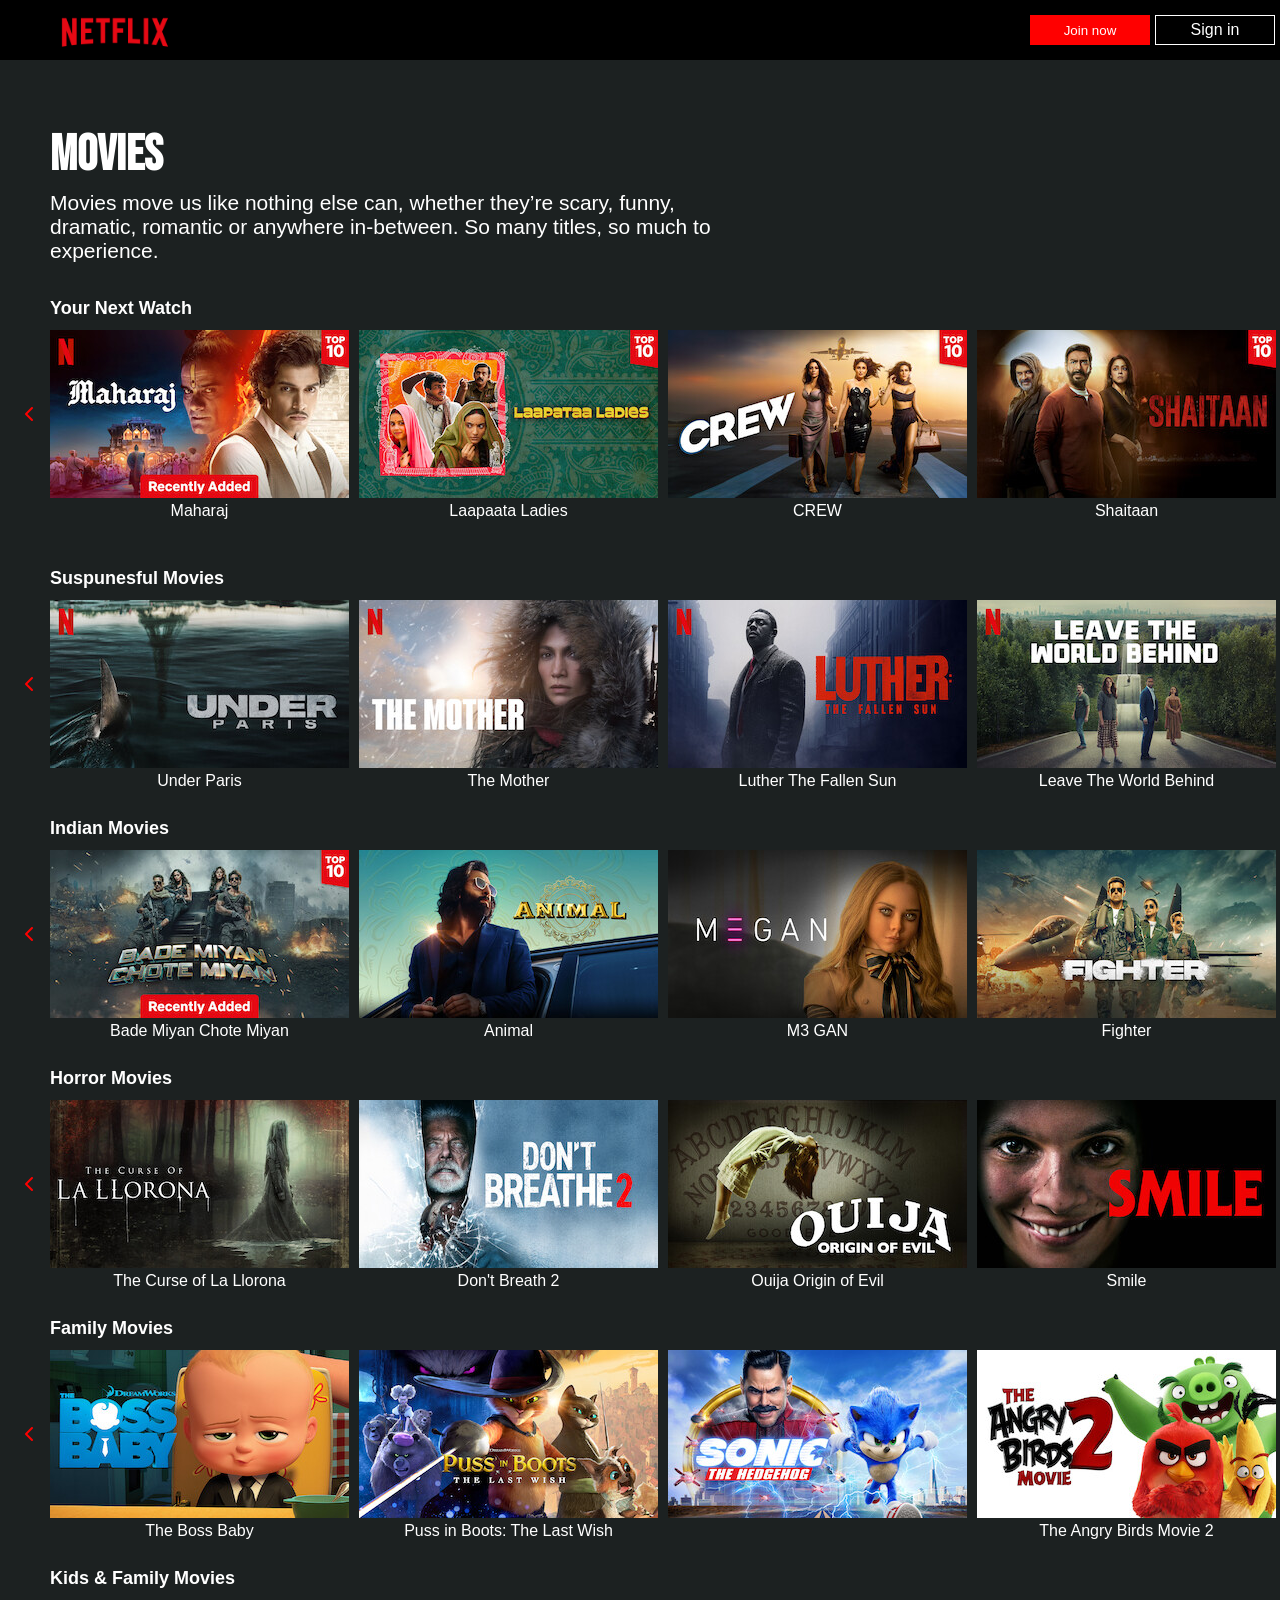
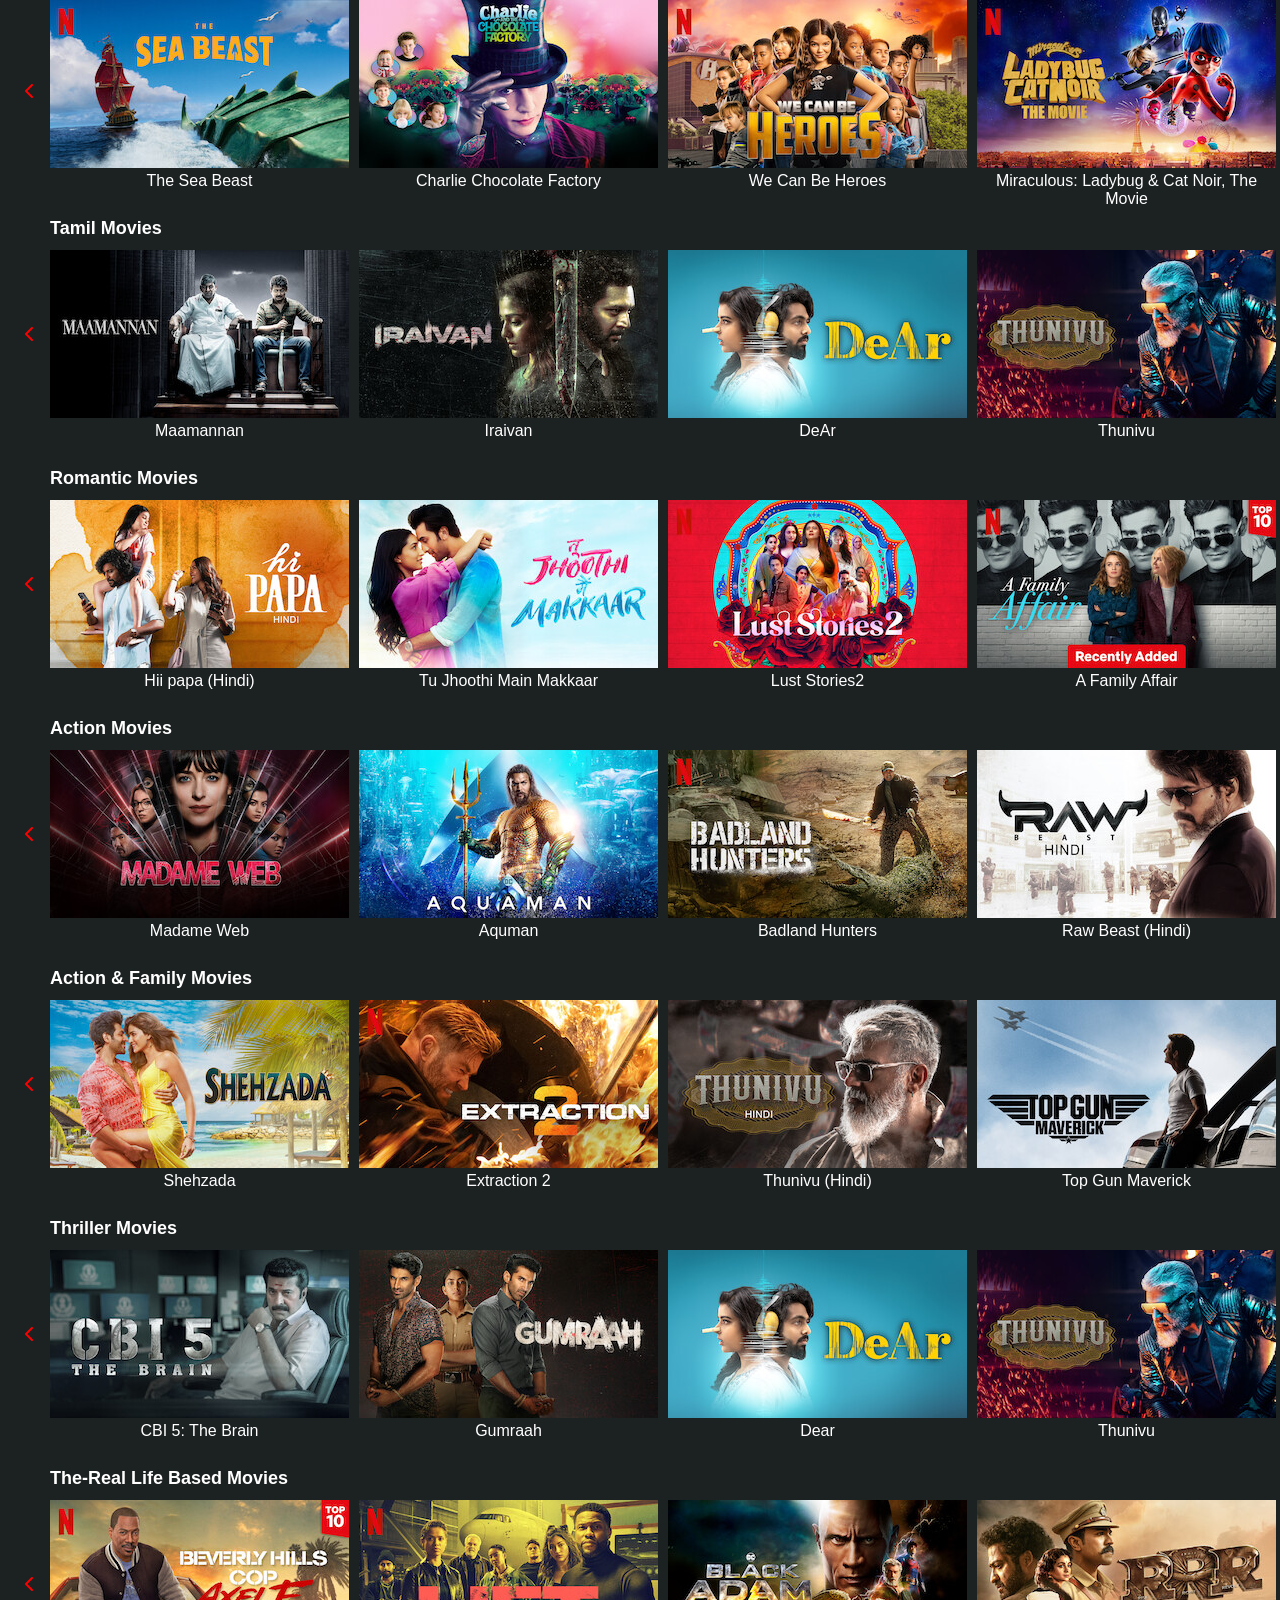
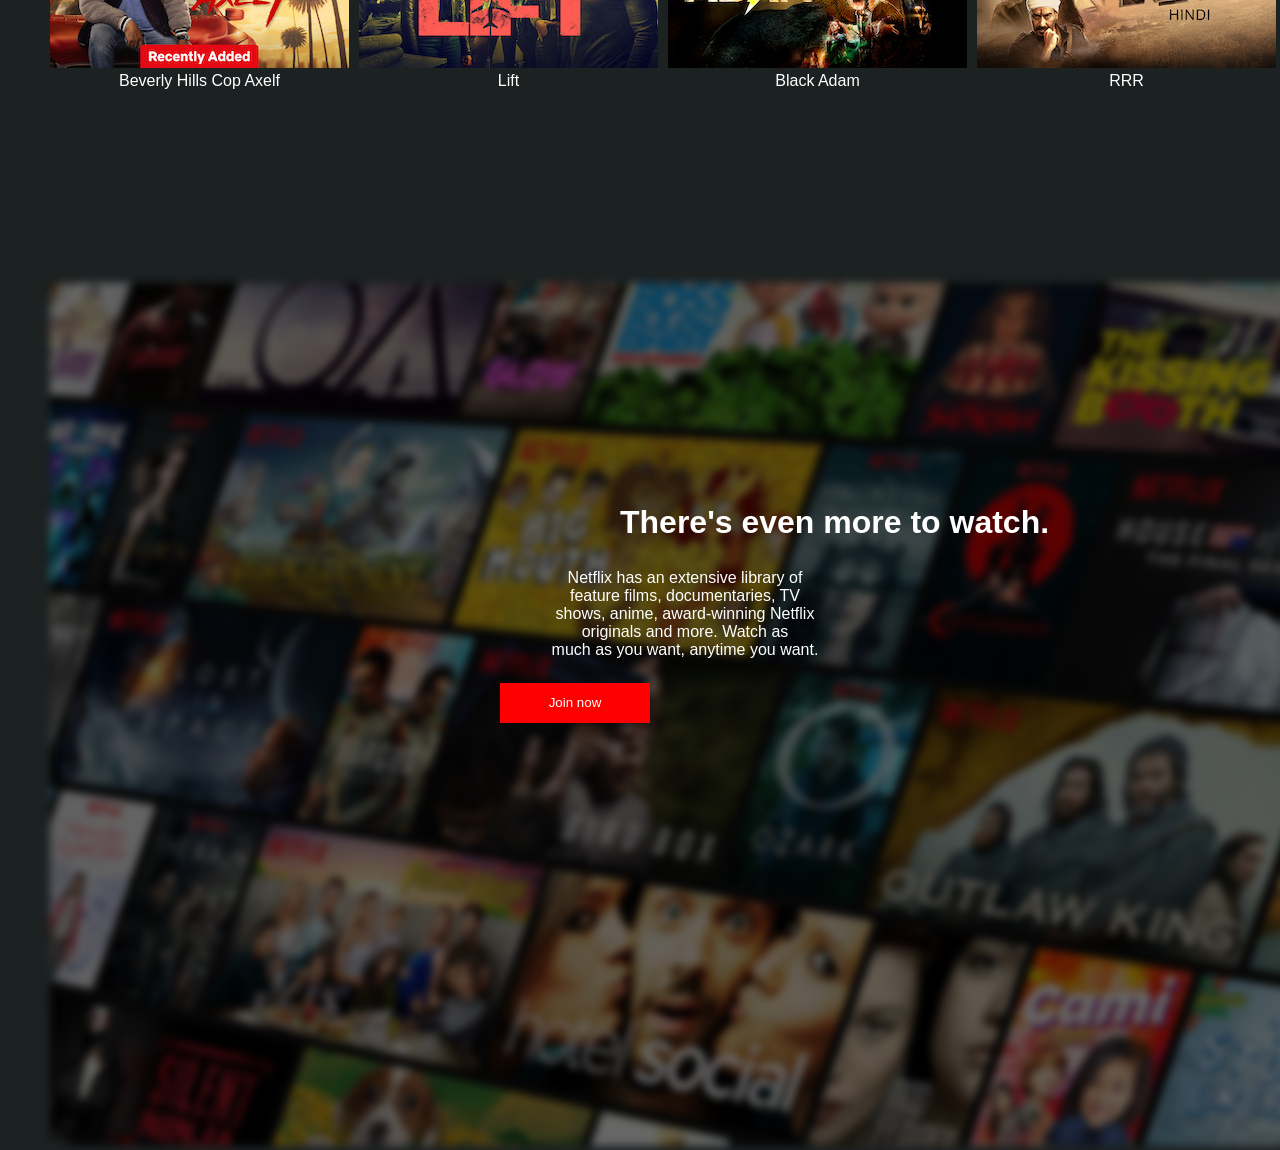
<file: index.html>
<!DOCTYPE html>
<html lang="en">
<head>
    <meta charset="UTF-8">
    <meta name="viewport" content="width=device-width, initial-scale=1.0">
    <link rel="stylesheet" href="NETFLIX.css">
    <link rel="stylesheet" href="https://cdnjs.cloudflare.com/ajax/libs/font-awesome/6.5.2/css/all.min.css" integrity="sha512-SnH5WK+bZxgPHs44uWIX+LLJAJ9/2PkPKZ5QiAj6Ta86w+fsb2TkcmfRyVX3pBnMFcV7oQPJkl9QevSCWr3W6A==" crossorigin="anonymous" referrerpolicy="no-referrer" />
    <link rel="preconnect" href="https://fonts.googleapis.com">
    <link rel="preconnect" href="https://fonts.gstatic.com" crossorigin>
    <link href="https://fonts.googleapis.com/css2?family=Bebas+Neue&display=swap" rel="stylesheet">
    <link href="" rel="stylesheet">
    <link rel="icon" href="N1.png">
    <title>Movies | Netflix Offical Site</title>
</head>
<style>
    
</style>
<body>
    </div>
    <div class="netflix">
        <img src="NETFLIX.png" width="130px" >
        <button><a href="Join Now.html">Join now</a></button>
        <button class="signin"><a href="Sign in.html">Sign in</a></button>
        <h2>UNLIMITED TV SHOWS & MOVIES</h2>
    </div>

        <div class="sect">
            <h3>Movies</h3>
            <p>Movies move us like nothing else can, whether they’re scary, funny,<br> dramatic, romantic or anywhere in-between. So many titles, so much to <br> experience.</p>
        </div>
        
    <div class="section">

        <h5>Your Next Watch</h5>
        <a href="#"><img src="m1.jpg">Maharaj</a>
        <a href="#"><img src="m2.jpg">Laapaata Ladies</a>
        <a href="#"><img src="m3.jpg">CREW</a>
        <a href="#"><img src="m4.jpg">Shaitaan</a>
        <a href="#"><img src="m5.jpg">Leo (Hindi)</a>
    
        <div class="arrow">
            <i class="fa-solid fa-chevron-right" style="font-size: medium;"></i>
        </div>
        <div class="arrow1">
            <i class="fa-solid fa-chevron-left" style="font-size: medium;"></i>
            </div>
    </div>


    
    <div class="section1">
        <h5>Suspunesful Movies</h5>
        <a href="#"><img src="m11.jpg">Under Paris</a>
        <a href="#"><img src="m12.jpg">The Mother</a>
        <a href="#"><img src="m13.jpg">Luther The Fallen Sun</a>
        <a href="#"><img src="m14.jpg">Leave The World Behind</a>
        <a href="#"><img src="m15.jpg">Damsel</a>
    
        <div class="arrow">
            <i class="fa-solid fa-chevron-right" style="font-size: medium;"></i>
        </div>
        <div class="arrow1">
            <i class="fa-solid fa-chevron-left" style="font-size: medium;"></i>
            </div>
    </div>
    


    <div class="section2">
        <h5>Indian Movies</h5>
        <a href="#"><img src="m6.jpg">Bade Miyan Chote Miyan</a>
        <a href="#"><img src="m7.jpg">Animal</a>
        <a href="#"><img src="m8.jpg">M3 GAN</a>
        <a href="#"><img src="m9.jpg">Fighter</a>
        <a href="#"><img src="m10.jpg">Guntur Kaaram (Hindi)</a>
    
        <div class="arrow">
            <i class="fa-solid fa-chevron-right" style="font-size: medium;"></i>
        </div>
        <div class="arrow1">
            <i class="fa-solid fa-chevron-left" style="font-size: medium;"></i>
            </div>
    </div>

    <div class="section3">
        <h5 >Horror Movies</h5>
        <a href="#"><img src="m16.jpg">The Curse of La Llorona</a>
        <a href="#"><img src="m17.jpg">Don't Breath 2</a>
        <a href="#"><img src="m18.jpg">Ouija Origin of Evil</a>
        <a href="#"><img src="m19.jpg">Smile</a>
        <a href="#"><img src="m20.jpg">ChandraMukhi 2</a>
    
        <div class="arrow">
            <i class="fa-solid fa-chevron-right" style="font-size: medium;"></i>
        </div>
        <div class="arrow1">
            <i class="fa-solid fa-chevron-left" style="font-size: medium;"></i>
            </div>
    </div>

    <div class="section4">
        <h5>Family Movies</h5>
        <a href="#"><img src="f1.jpg">The Boss Baby</a>
        <a href="#"><img src="f2.jpg">Puss in Boots: The Last Wish</a>
        <a href="#"><img src="f3.jpg"></a>
        <a href="#"><img src="f4.jpg">The Angry Birds Movie 2</a>
        <a href="#"><img src="f5.jpg">Ultraman: Rising</a>
    
        <div class="arrow">
            <i class="fa-solid fa-chevron-right" style="font-size: medium;"></i>
        </div>
        <div class="arrow1">
            <i class="fa-solid fa-chevron-left" style="font-size: medium;"></i>
            </div>
    </div>

    <div class="section5">
        <h5>Kids & Family Movies</h5>
        <a href="#"><img src="f10.jpg">The Sea Beast</a>
        <a href="#"><img src="f9.jpg">Charlie Chocolate Factory</a>
        <a href="#"><img src="f8.jpg">We Can Be Heroes</a>
        <a href="#"><img src="f7.jpg">Miraculous: Ladybug & Cat Noir, The Movie</a>
        <a href="#"><img src="f6.jpg">Leo</a>
    
        <div class="arrow">
            <i class="fa-solid fa-chevron-right" style="font-size: medium;"></i>
        </div>
        <div class="arrow1">
            <i class="fa-solid fa-chevron-left" style="font-size: medium;"></i>
            </div>
    </div>

    <div class="section6">
        <h5>Tamil Movies</h5>
        <a href="#"><img src="t1.jpg">Maamannan</a>
        <a href="#"><img src="t2.jpg">Iraivan</a>
        <a href="#"><img src="t3.jpg">DeAr</a>
        <a href="#"><img src="t4.jpg">Thunivu</a>
        <a href="#"><img src="t5.jpg">Beast</a>
    
        <div class="arrow">
            <i class="fa-solid fa-chevron-right" style="font-size: medium;"></i>
        </div>
        <div class="arrow1">
            <i class="fa-solid fa-chevron-left" style="font-size: medium;"></i>
            </div>
    </div>

    <div class="section7">
        <h5>Romantic Movies</h5>
        <a href="#"><img src="p1.jpg">Hii papa (Hindi)</a>
        <a href="#"><img src="p2.jpg">Tu Jhoothi Main Makkaar</a>
        <a href="#"><img src="p3.jpg">Lust Stories2</a>
        <a href="#"><img src="p4.jpg">A Family Affair</a>
        <a href="#"><img src="p5.jpg">Holiday In The Vineyards</a>
    
        <div class="arrow">
            <i class="fa-solid fa-chevron-right" style="font-size: medium;"></i>
        </div>
        <div class="arrow1">
            <i class="fa-solid fa-chevron-left" style="font-size: medium;"></i>
            </div>
    </div>

    <div class="section8">
        <h5>Action Movies</h5>
        <a href="#"><img src="h1.jpg">Madame Web</a>
        <a href="#"><img src="h2.jpg">Aquman</a>
        <a href="#"><img src="h3.jpg">Badland Hunters</a>
        <a href="#"><img src="h4.jpg">Raw Beast (Hindi)</a>
        <a href="#"><img src="h5.jpg">Spiderman No Way TToms</a>
    
        <div class="arrow">
            <i class="fa-solid fa-chevron-right" style="font-size: medium;"></i>
        </div>
        <div class="arrow1">
            <i class="fa-solid fa-chevron-left" style="font-size: medium;"></i>
            </div>
    </div>

    <div class="section10">
        <h5>Action & Family Movies</h5>
        <a href="#"><img src="a1.jpg">Shehzada</a>
        <a href="#"><img src="a2.jpg">Extraction 2</a>
        <a href="#"><img src="a3.jpg">Thunivu (Hindi)</a>
        <a href="#"><img src="a4.jpg">Top Gun Maverick</a>
        <a href="#"><img src="10.jpg">The Monkey King</a>
    
        <div class="arrow">
            <i class="fa-solid fa-chevron-right" style="font-size: medium;"></i>
        </div>
        <div class="arrow1">
            <i class="fa-solid fa-chevron-left" style="font-size: medium;"></i>
            </div>
    </div>

    
    <div class="section11">
        <h5>Thriller Movies</h5>
        <a href="#"><img src="tm1.jpg">CBI 5: The Brain</a>
        <a href="#"><img src="tm2.jpg">Gumraah</a>
        <a href="#"><img src="t3.jpg">Dear</a>
        <a href="#"><img src="t4.jpg">Thunivu</a>
        <a href="#"><img src="tm5.jpg">The Killer</a>
    
        <div class="arrow">
            <i class="fa-solid fa-chevron-right" style="font-size: medium;"></i>
        </div>
        <div class="arrow1">
            <i class="fa-solid fa-chevron-left" style="font-size: medium;"></i>
            </div>
        </div>
    
    <div class="section12">
        <h5>The-Real Life Based Movies</h5>
        <a href="#"><img src="h6.jpg">Beverly Hills Cop Axelf</a>
        <a href="#"><img src="h7.jpg">Lift</a>
        <a href="#"><img src="h8.jpg">Black Adam</a>
        <a href="#"><img src="h9.jpg">RRR</a>
        <a href="#"><img src="h10.jpg">Wonder Woman</a>
    
        <div class="arrow">
            <i class="fa-solid fa-chevron-right" style="font-size: medium;"></i>
        </div>
        <div class="arrow1">
            <i class="fa-solid fa-chevron-left" style="font-size: medium;"></i>
            </div>
    </div>

    <div class="botom">
        <img src="net bac.1.jpg" width="1535px" style="filter: blur(4px);">
        <button class="joinow"><a href="Join Now.html">Join now</a></button>
        <h1>There's even more to watch.</h1>
        <p>Netflix has an extensive library of feature films, documentaries, TV<br>
           shows, anime, award-winning Netflix originals and more. Watch as <br>
           much as you want, anytime you want.
        </p>
    </div>
    <div class="footer">
        <footer>shberauvnjreviev</footer>
    </div>

</body>
</html>
</file>
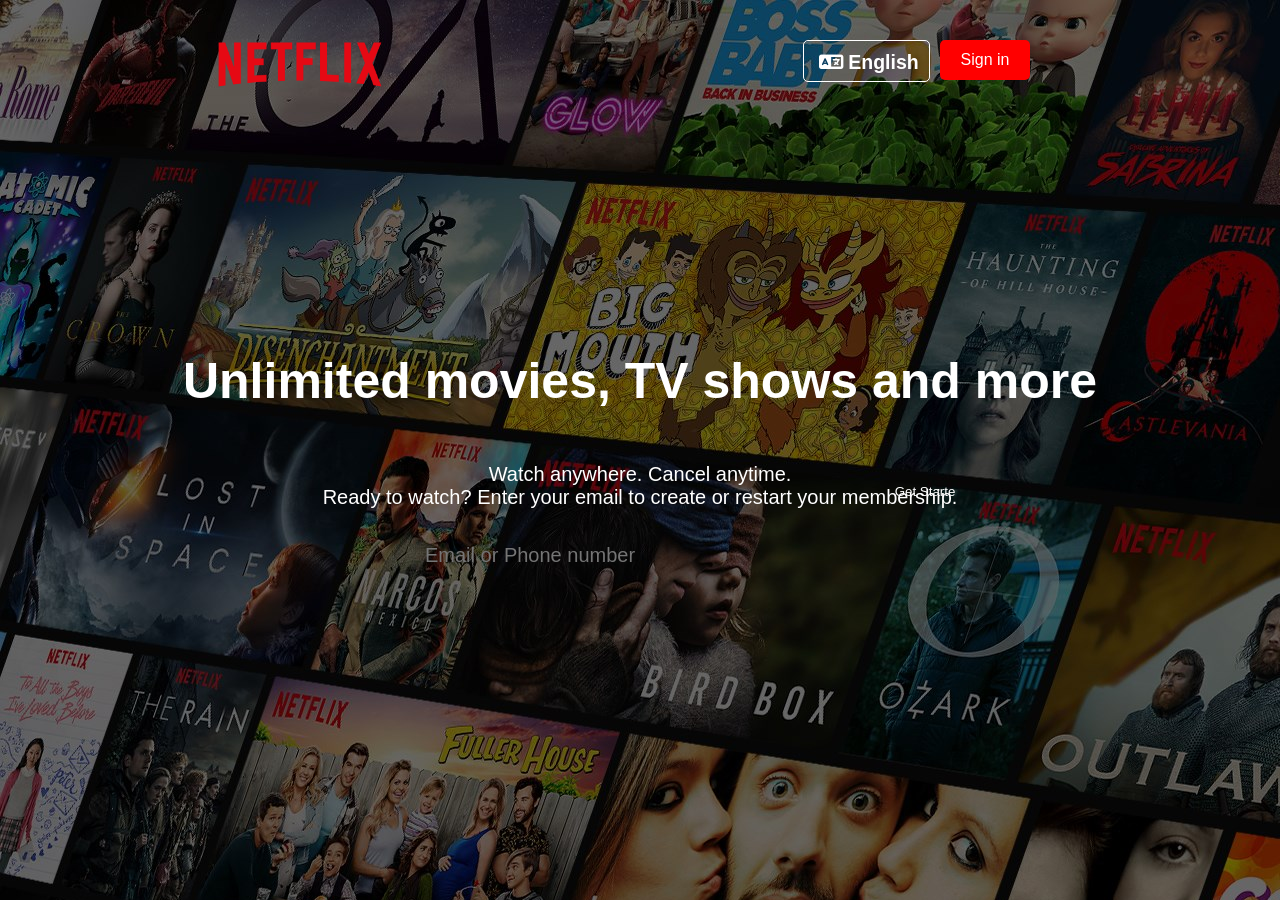
<file: Join Now.html>
<!DOCTYPE html>
<html lang="en">
<head>
    <meta charset="UTF-8">
    <meta name="viewport" content="width=device-width, initial-scale=1.0">
    <link rel="stylesheet" href="https://cdnjs.cloudflare.com/ajax/libs/font-awesome/6.5.2/css/all.min.css" integrity="sha512-SnH5WK+bZxgPHs44uWIX+LLJAJ9/2PkPKZ5QiAj6Ta86w+fsb2TkcmfRyVX3pBnMFcV7oQPJkl9QevSCWr3W6A==" crossorigin="anonymous" referrerpolicy="no-referrer" />
    <link rel="preconnect" href="https://fonts.googleapis.com">
    <link rel="preconnect" href="https://fonts.gstatic.com" crossorigin>
    <link href="https://fonts.googleapis.com/css2?family=Bebas+Neue&display=swap" rel="stylesheet">
    <link rel="icon" href="N1.png">
    <title>Netflix India - Watch TV Shows Online,Watch Movies Online</title>
</head>
<style>
    *{
        text-decoration: none;
    }
    body 
    {
        font-family: Arial, sans-serif;
        display: flex;
        justify-content: center;
        align-items: center;
        height: 100vh;
        margin: 0;
        background-image: url(net\ bac.jpg);
    }
    .join-container {
        color: white;
        background:none;
        padding: 20px;
        border-radius: 8px;
        display: flex;
        flex-direction: column;
        align-items: center;
    }

    input[type="text"],
    .form {
        background: none;
        color: white;
        width: 300px;
        padding: 10px;
        margin: 5px;
        border: 1px;
        border-radius: 5px solid white;
        box-sizing: border-box;
        font-size: 20PX;
        position:relative;
        right: 75px;
    }
    .mailbox
    {
        background:none;
        color: white;
        width: 150px;
        padding: 14px;
        margin: 5px 0;
        border: 1px ;
        border-radius: 5px;
        box-sizing: border-box;
        position: absolute;
        left: 850px;
        top: 465px;
    }
    button:hover{
        background-color: red;
    }
    .signin
    {
    background-color: red;
    border-radius: 5px;
    font-family: 'Franklin Gothic Medium', 'Arial Narrow', Arial, sans-serif;
    font-size: medium;
    width: 90px;
    height: 40px;
    padding: 5px;
    text-align: center;
    border: 1px none;
    position: absolute;
    right: 250px;
    top: 40px;
    }
    .lang
    {
        color: white;
        font-size: small;
        font-family: 'Franklin Gothic Medium', 'Arial Narrow', Arial, sans-serif;
        border: 1px solid white;
        border-radius: 5px;
        width: 115px;
        height: 30px;
        padding: 5px;
        text-align: center;
        position: absolute;
        top: 40px;
        right: 350px;

    }
    .lang h2
    {
        position: relative;
        top: -11px;
        left: 5px;
    }
    i
    {
        position: relative;
        right: 5px;
    }
    .img
  {
        position: absolute;
        top: 5px;
        left: 200px;
    }
    h1
    {
        color: white;
        font-size: 50px;
    }
    p{
        color: white;
        text-align: center;
        font-size: 20px;
    }

</style>
<body>
    <DIV class="join-container">
        <h1>Unlimited movies, TV shows and more</h1>
        <p>Watch anywhere. Cancel anytime.<br width 20px>
            Ready to watch? Enter your email to create or restart your membership.</p>
        <form>
            <input type="text"required placeholder="Email or Phone number" required>
        </form>
        <button class="mailbox"><a>Get Starte</a></button>
        <button class="signin"><a href="Sign in.html" style="color: white;">Sign in</a></button>
    </DIV>
    <div class="lang">
       <h2><i class="fa-solid fa-language"></i>English</h2>
      
    </div>
    <div class="img">
        <img src="NETFLIX.png" width="200px">
       
    </div>
</body>
</html>
</file>
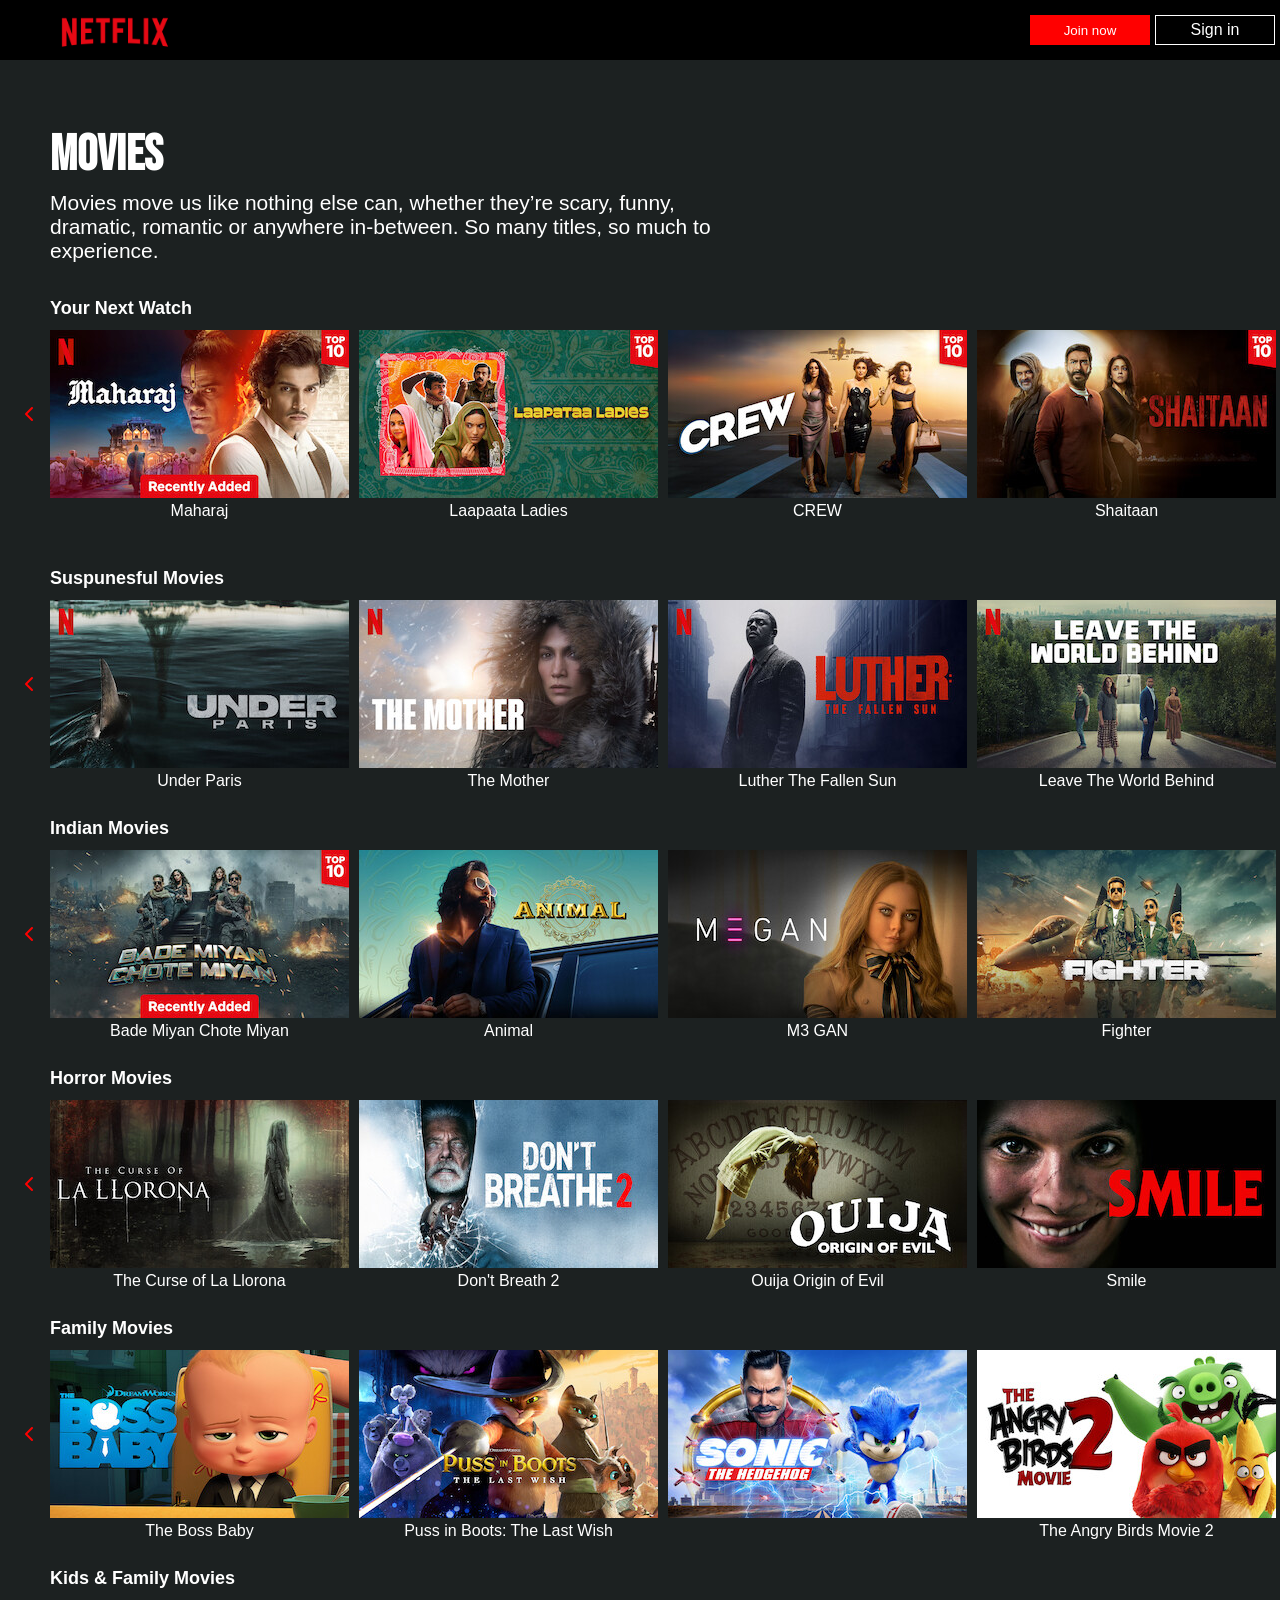
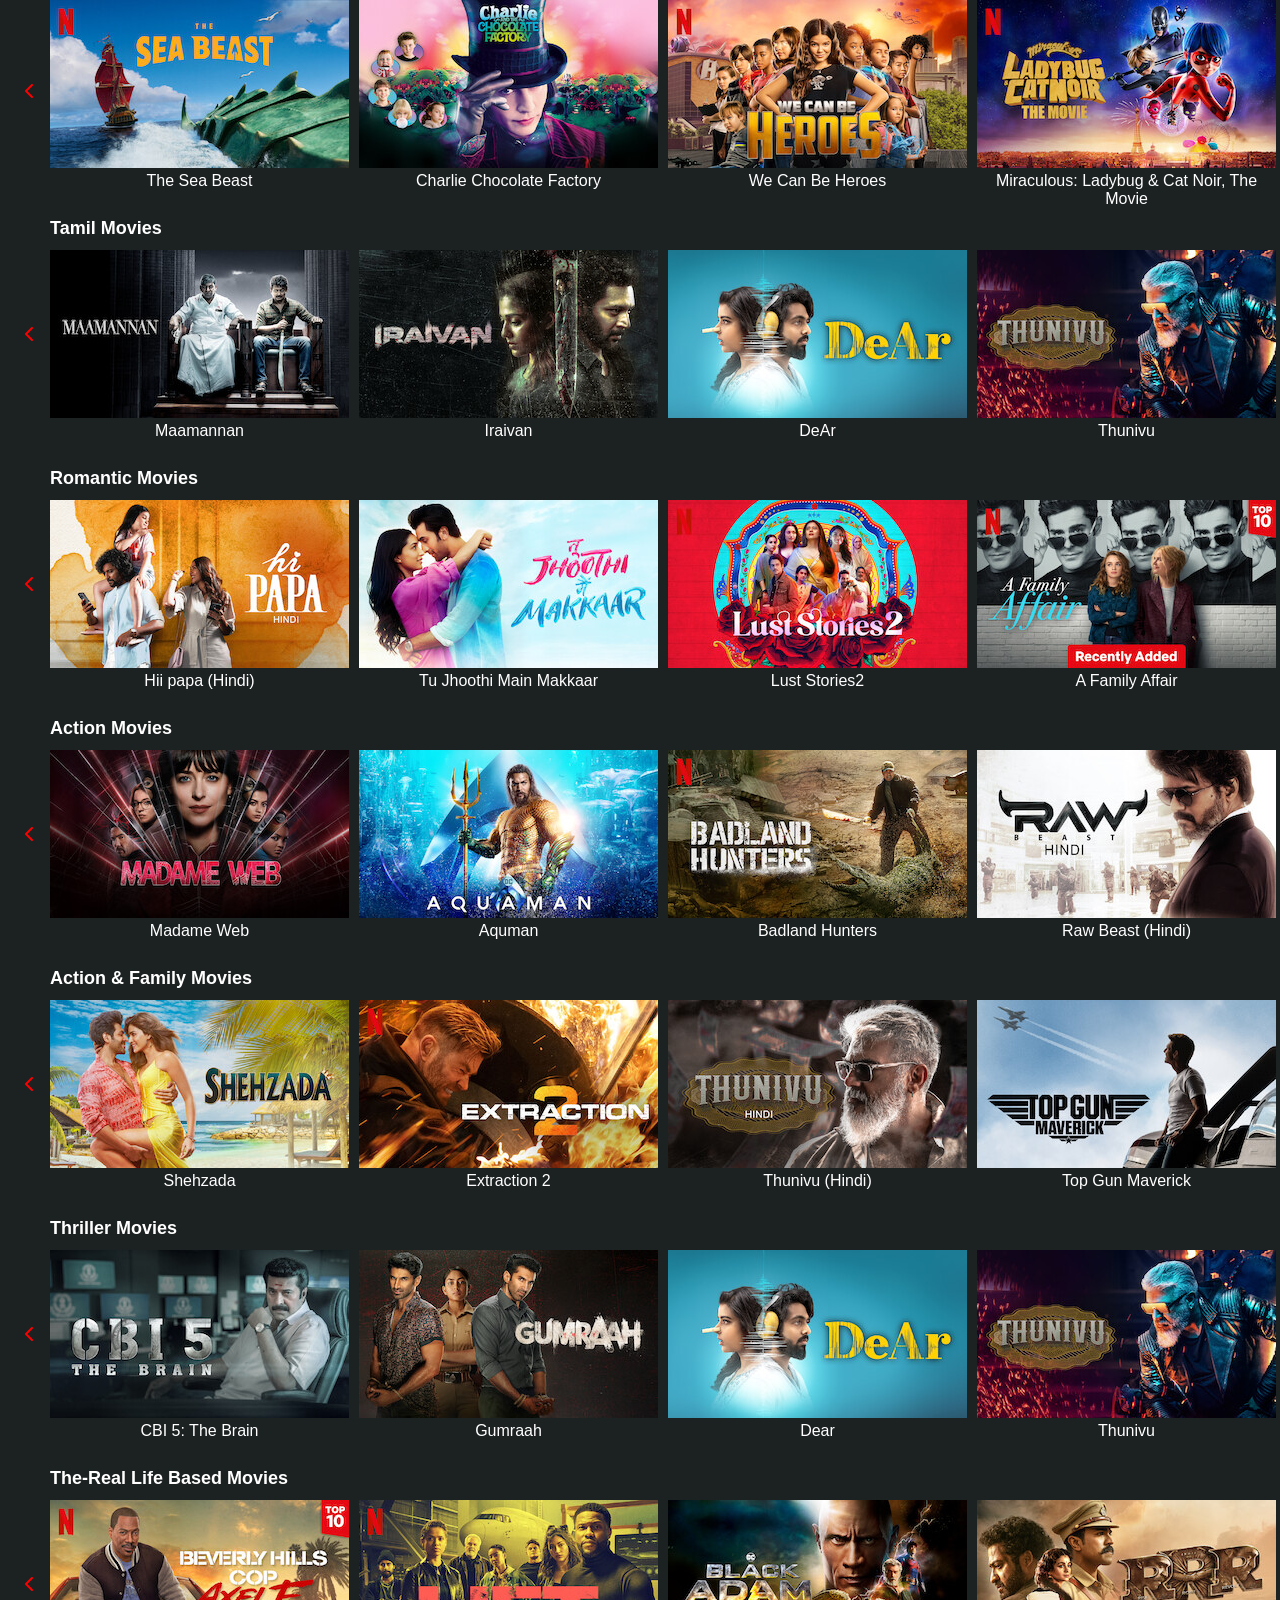
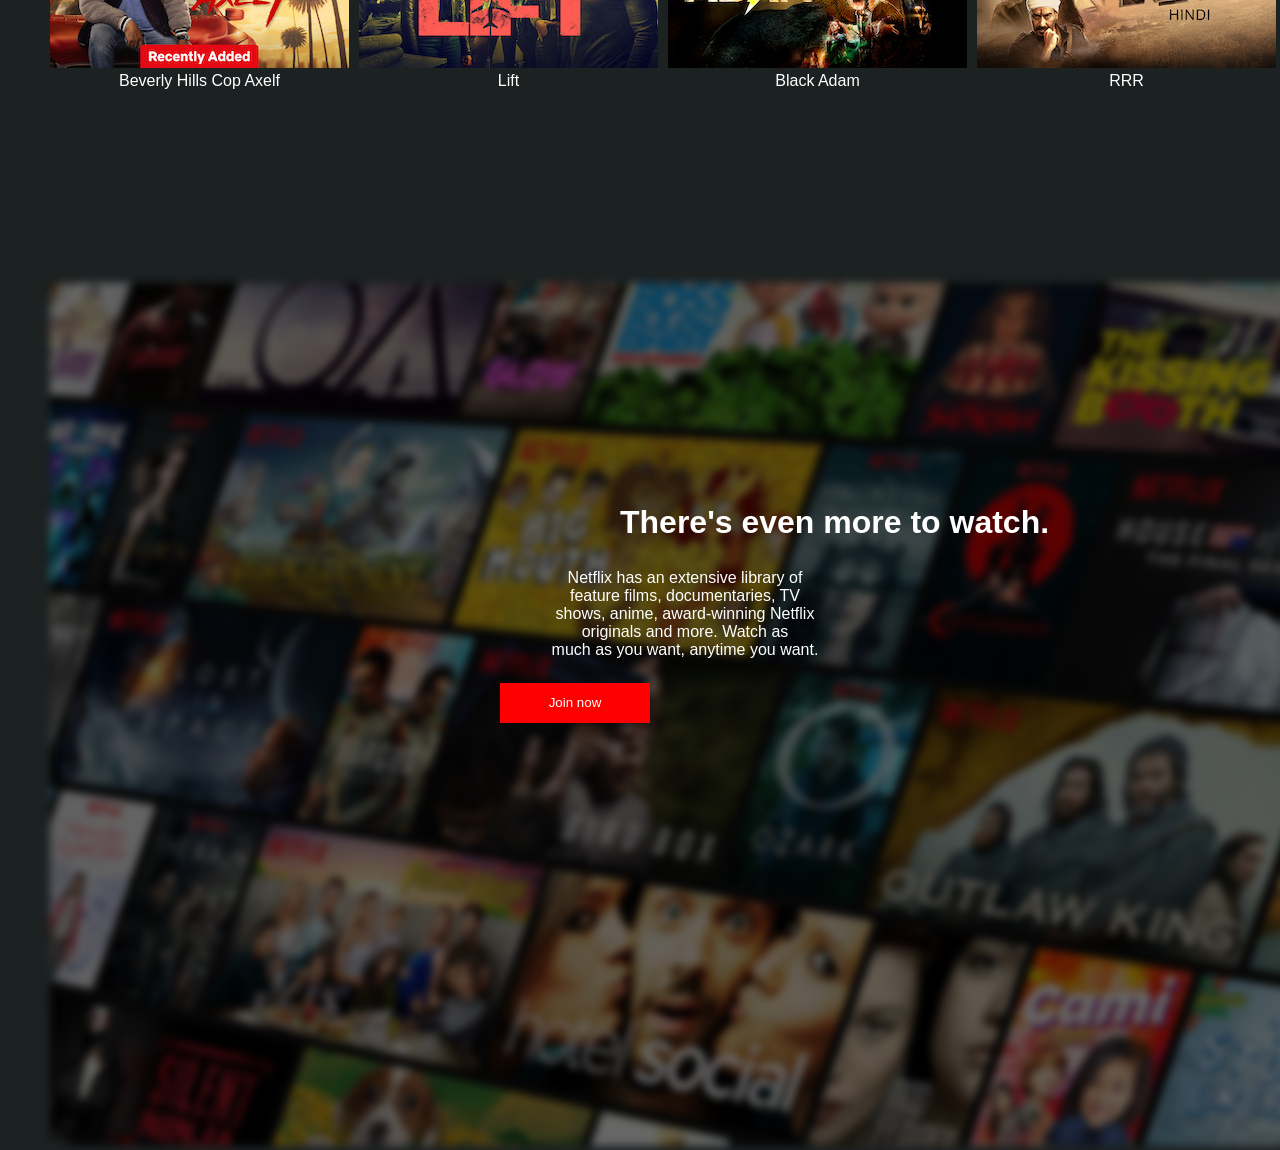
<file: NETFLIX.html>
<!DOCTYPE html>
<html lang="en">
<head>
    <meta charset="UTF-8">
    <meta name="viewport" content="width=device-width, initial-scale=1.0">
    <link rel="stylesheet" href="NETFLIX.css">
    <link rel="stylesheet" href="https://cdnjs.cloudflare.com/ajax/libs/font-awesome/6.5.2/css/all.min.css" integrity="sha512-SnH5WK+bZxgPHs44uWIX+LLJAJ9/2PkPKZ5QiAj6Ta86w+fsb2TkcmfRyVX3pBnMFcV7oQPJkl9QevSCWr3W6A==" crossorigin="anonymous" referrerpolicy="no-referrer" />
    <link rel="preconnect" href="https://fonts.googleapis.com">
    <link rel="preconnect" href="https://fonts.gstatic.com" crossorigin>
    <link href="https://fonts.googleapis.com/css2?family=Bebas+Neue&display=swap" rel="stylesheet">
    <link href="" rel="stylesheet">
    <link rel="icon" href="N1.png">
    <title>Movies | Netflix Offical Site</title>
</head>
<style>
    
</style>
<body>
    </div>
    <div class="netflix">
        <img src="NETFLIX.png" width="130px" >
        <button><a href="Join Now.html">Join now</a></button>
        <button class="signin"><a href="Sign in.html">Sign in</a></button>
        <h2>UNLIMITED TV SHOWS & MOVIES</h2>
    </div>

        <div class="sect">
            <h3>Movies</h3>
            <p>Movies move us like nothing else can, whether they’re scary, funny,<br> dramatic, romantic or anywhere in-between. So many titles, so much to <br> experience.</p>
        </div>
        
    <div class="section">

        <h5>Your Next Watch</h5>
        <a href="#"><img src="m1.jpg">Maharaj</a>
        <a href="#"><img src="m2.jpg">Laapaata Ladies</a>
        <a href="#"><img src="m3.jpg">CREW</a>
        <a href="#"><img src="m4.jpg">Shaitaan</a>
        <a href="#"><img src="m5.jpg">Leo (Hindi)</a>
    
        <div class="arrow">
            <i class="fa-solid fa-chevron-right" style="font-size: medium;"></i>
        </div>
        <div class="arrow1">
            <i class="fa-solid fa-chevron-left" style="font-size: medium;"></i>
            </div>
    </div>


    
    <div class="section1">
        <h5>Suspunesful Movies</h5>
        <a href="#"><img src="m11.jpg">Under Paris</a>
        <a href="#"><img src="m12.jpg">The Mother</a>
        <a href="#"><img src="m13.jpg">Luther The Fallen Sun</a>
        <a href="#"><img src="m14.jpg">Leave The World Behind</a>
        <a href="#"><img src="m15.jpg">Damsel</a>
    
        <div class="arrow">
            <i class="fa-solid fa-chevron-right" style="font-size: medium;"></i>
        </div>
        <div class="arrow1">
            <i class="fa-solid fa-chevron-left" style="font-size: medium;"></i>
            </div>
    </div>
    


    <div class="section2">
        <h5>Indian Movies</h5>
        <a href="#"><img src="m6.jpg">Bade Miyan Chote Miyan</a>
        <a href="#"><img src="m7.jpg">Animal</a>
        <a href="#"><img src="m8.jpg">M3 GAN</a>
        <a href="#"><img src="m9.jpg">Fighter</a>
        <a href="#"><img src="m10.jpg">Guntur Kaaram (Hindi)</a>
    
        <div class="arrow">
            <i class="fa-solid fa-chevron-right" style="font-size: medium;"></i>
        </div>
        <div class="arrow1">
            <i class="fa-solid fa-chevron-left" style="font-size: medium;"></i>
            </div>
    </div>

    <div class="section3">
        <h5 >Horror Movies</h5>
        <a href="#"><img src="m16.jpg">The Curse of La Llorona</a>
        <a href="#"><img src="m17.jpg">Don't Breath 2</a>
        <a href="#"><img src="m18.jpg">Ouija Origin of Evil</a>
        <a href="#"><img src="m19.jpg">Smile</a>
        <a href="#"><img src="m20.jpg">ChandraMukhi 2</a>
    
        <div class="arrow">
            <i class="fa-solid fa-chevron-right" style="font-size: medium;"></i>
        </div>
        <div class="arrow1">
            <i class="fa-solid fa-chevron-left" style="font-size: medium;"></i>
            </div>
    </div>

    <div class="section4">
        <h5>Family Movies</h5>
        <a href="#"><img src="f1.jpg">The Boss Baby</a>
        <a href="#"><img src="f2.jpg">Puss in Boots: The Last Wish</a>
        <a href="#"><img src="f3.jpg"></a>
        <a href="#"><img src="f4.jpg">The Angry Birds Movie 2</a>
        <a href="#"><img src="f5.jpg">Ultraman: Rising</a>
    
        <div class="arrow">
            <i class="fa-solid fa-chevron-right" style="font-size: medium;"></i>
        </div>
        <div class="arrow1">
            <i class="fa-solid fa-chevron-left" style="font-size: medium;"></i>
            </div>
    </div>

    <div class="section5">
        <h5>Kids & Family Movies</h5>
        <a href="#"><img src="f10.jpg">The Sea Beast</a>
        <a href="#"><img src="f9.jpg">Charlie Chocolate Factory</a>
        <a href="#"><img src="f8.jpg">We Can Be Heroes</a>
        <a href="#"><img src="f7.jpg">Miraculous: Ladybug & Cat Noir, The Movie</a>
        <a href="#"><img src="f6.jpg">Leo</a>
    
        <div class="arrow">
            <i class="fa-solid fa-chevron-right" style="font-size: medium;"></i>
        </div>
        <div class="arrow1">
            <i class="fa-solid fa-chevron-left" style="font-size: medium;"></i>
            </div>
    </div>

    <div class="section6">
        <h5>Tamil Movies</h5>
        <a href="#"><img src="t1.jpg">Maamannan</a>
        <a href="#"><img src="t2.jpg">Iraivan</a>
        <a href="#"><img src="t3.jpg">DeAr</a>
        <a href="#"><img src="t4.jpg">Thunivu</a>
        <a href="#"><img src="t5.jpg">Beast</a>
    
        <div class="arrow">
            <i class="fa-solid fa-chevron-right" style="font-size: medium;"></i>
        </div>
        <div class="arrow1">
            <i class="fa-solid fa-chevron-left" style="font-size: medium;"></i>
            </div>
    </div>

    <div class="section7">
        <h5>Romantic Movies</h5>
        <a href="#"><img src="p1.jpg">Hii papa (Hindi)</a>
        <a href="#"><img src="p2.jpg">Tu Jhoothi Main Makkaar</a>
        <a href="#"><img src="p3.jpg">Lust Stories2</a>
        <a href="#"><img src="p4.jpg">A Family Affair</a>
        <a href="#"><img src="p5.jpg">Holiday In The Vineyards</a>
    
        <div class="arrow">
            <i class="fa-solid fa-chevron-right" style="font-size: medium;"></i>
        </div>
        <div class="arrow1">
            <i class="fa-solid fa-chevron-left" style="font-size: medium;"></i>
            </div>
    </div>

    <div class="section8">
        <h5>Action Movies</h5>
        <a href="#"><img src="h1.jpg">Madame Web</a>
        <a href="#"><img src="h2.jpg">Aquman</a>
        <a href="#"><img src="h3.jpg">Badland Hunters</a>
        <a href="#"><img src="h4.jpg">Raw Beast (Hindi)</a>
        <a href="#"><img src="h5.jpg">Spiderman No Way TToms</a>
    
        <div class="arrow">
            <i class="fa-solid fa-chevron-right" style="font-size: medium;"></i>
        </div>
        <div class="arrow1">
            <i class="fa-solid fa-chevron-left" style="font-size: medium;"></i>
            </div>
    </div>

    <div class="section10">
        <h5>Action & Family Movies</h5>
        <a href="#"><img src="a1.jpg">Shehzada</a>
        <a href="#"><img src="a2.jpg">Extraction 2</a>
        <a href="#"><img src="a3.jpg">Thunivu (Hindi)</a>
        <a href="#"><img src="a4.jpg">Top Gun Maverick</a>
        <a href="#"><img src="10.jpg">The Monkey King</a>
    
        <div class="arrow">
            <i class="fa-solid fa-chevron-right" style="font-size: medium;"></i>
        </div>
        <div class="arrow1">
            <i class="fa-solid fa-chevron-left" style="font-size: medium;"></i>
            </div>
    </div>

    
    <div class="section11">
        <h5>Thriller Movies</h5>
        <a href="#"><img src="tm1.jpg">CBI 5: The Brain</a>
        <a href="#"><img src="tm2.jpg">Gumraah</a>
        <a href="#"><img src="t3.jpg">Dear</a>
        <a href="#"><img src="t4.jpg">Thunivu</a>
        <a href="#"><img src="tm5.jpg">The Killer</a>
    
        <div class="arrow">
            <i class="fa-solid fa-chevron-right" style="font-size: medium;"></i>
        </div>
        <div class="arrow1">
            <i class="fa-solid fa-chevron-left" style="font-size: medium;"></i>
            </div>
        </div>
    
    <div class="section12">
        <h5>The-Real Life Based Movies</h5>
        <a href="#"><img src="h6.jpg">Beverly Hills Cop Axelf</a>
        <a href="#"><img src="h7.jpg">Lift</a>
        <a href="#"><img src="h8.jpg">Black Adam</a>
        <a href="#"><img src="h9.jpg">RRR</a>
        <a href="#"><img src="h10.jpg">Wonder Woman</a>
    
        <div class="arrow">
            <i class="fa-solid fa-chevron-right" style="font-size: medium;"></i>
        </div>
        <div class="arrow1">
            <i class="fa-solid fa-chevron-left" style="font-size: medium;"></i>
            </div>
    </div>

    <div class="botom">
        <img src="net bac.1.jpg" width="1535px" style="filter: blur(4px);">
        <button class="joinow"><a href="Join Now.html">Join now</a></button>
        <h1>There's even more to watch.</h1>
        <p>Netflix has an extensive library of feature films, documentaries, TV<br>
           shows, anime, award-winning Netflix originals and more. Watch as <br>
           much as you want, anytime you want.
        </p>
    </div>
    <div class="footer">
        <footer>shberauvnjreviev</footer>
    </div>

</body>
</html>
</file>
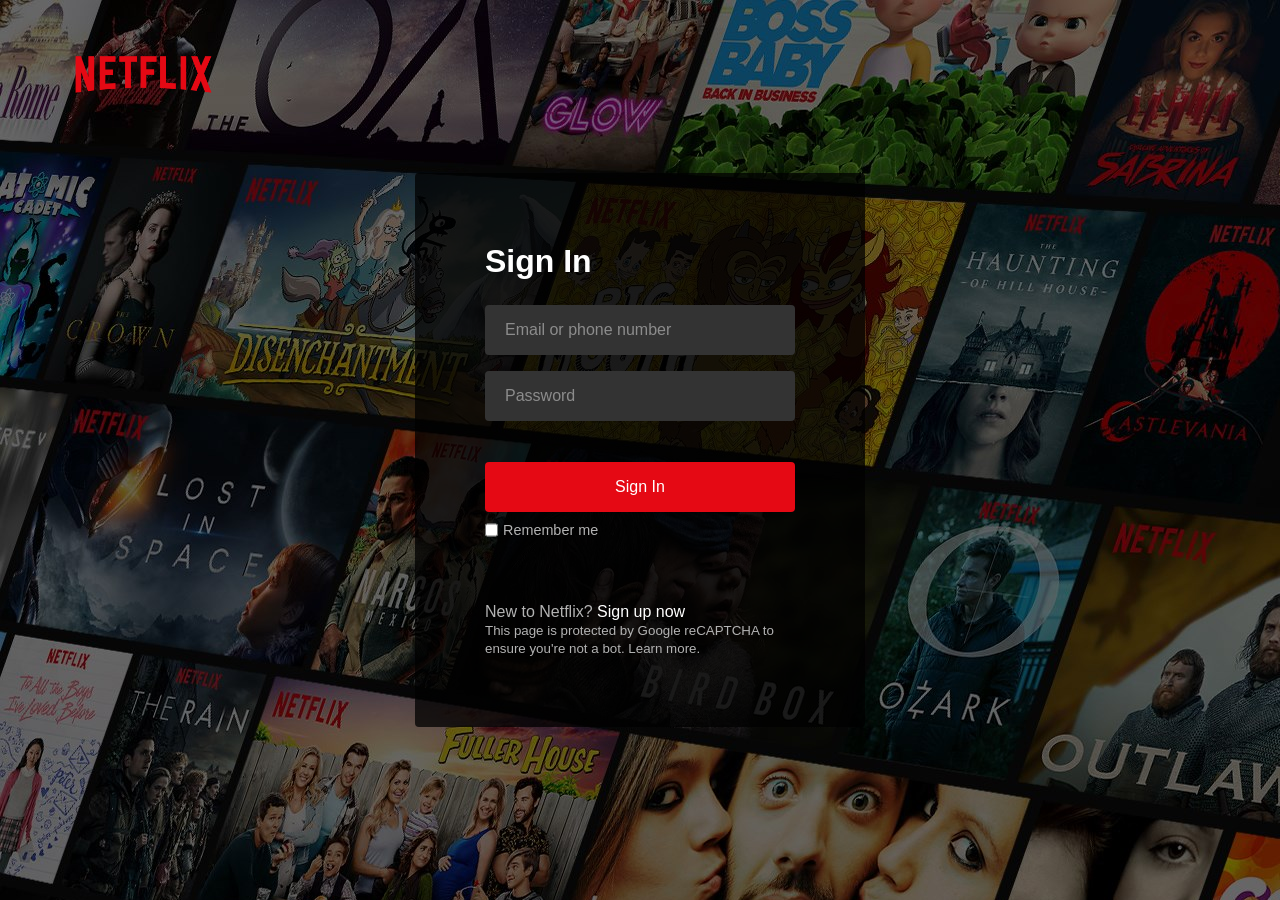
<file: Sign in.html>
<!DOCTYPE html>
<html lang="en">
<head>
    <meta charset="UTF-8">
    <meta name="viewport" content="width=device-width, initial-scale=1.0">
    <link rel="icon" href="N.png">
    <title>Netflix</title>
</head>
<style>
    *{
    text-decoration: none;
    margin: 0;
    padding: 0;
    box-sizing: border-box;
    font-family: 'Roboto', sans-serif;
}
body {
    background-image: url(net\ bac.1.jpg);
}
body::before {
    position: absolute;
    left: 0;
    top: 0;
    opacity: 0.5;
    width: 100%;
    height: 100%;
    background-position: center;
}
nav {
    position: fixed;
    padding: 25px 60px;
    z-index: 1;
}
nav a img {
    width: 167px;
}
.form-wrapper {
    position: absolute;
    left: 50%;
    top: 50%;
    border-radius: 4px;
    padding: 70px;
    width: 450px;
    transform: translate(-50%, -50%);
    background: rgba(0, 0, 0, .75);
}
.form-wrapper h2 {
    color: #fff;
    font-size: 2rem;
}
.form-wrapper form {
    margin: 25px 0 65px;
}
form .form-control {
    height: 50px;
    position: relative;
    margin-bottom: 16px;
}
.form-control input {
    height: 100%;
    width: 100%;
    background: #333;
    border: none;
    outline: none;
    border-radius: 4px;
    color: #fff;
    font-size: 1rem;
    padding: 0 20px;
}
.form-control input:is(:focus, :valid) {
    background: #444;
    padding: 16px 20px 0;
}
.form-control label {
    position: absolute;
    left: 20px;
    top: 50%;
    transform: translateY(-50%);
    font-size: 1rem;
    pointer-events: none;
    color: #8c8c8c;
    transition: all 0.1s ease;
}
.form-control input:is(:focus, :valid)~label {
    font-size: 0.75rem;
    transform: translateY(-130%);
}
form button {
    width: 100%;
    padding: 16px 0;
    font-size: 1rem;
    background: #e50914;
    color: #fff;
    font-weight: 500;
    border-radius: 4px;
    border: none;
    outline: none;
    margin: 25px 0 10px;
    cursor: pointer;
    transition: 0.1s ease;
}
form button:hover {
    background: #c40812;
}
.form-wrapper a {
    text-decoration: none;
}
.form-wrapper a:hover {
    text-decoration: underline;
}
.form-wrapper :where(label, p, small, a) {
    color: #b3b3b3;
}
form .form-help {
    display: flex;
    justify-content: space-between;
}
form .remember-me {
    display: flex;
}
form .remember-me input {
    margin-right: 5px;
    accent-color: #b3b3b3;
}
form .form-help :where(label, a) {
    font-size: 0.9rem;
}
.form-wrapper p a {
    color: #fff;
}


</style>
<body>
    <nav>
        <a href="Join Now.html"><img src="NETFLIX.png"></a>
    </nav>
    <div class="form-wrapper">
        <h2>Sign In</h2>
        <form>
            <div class="form-control">
                <input type="text" required>
                <label>Email or phone number</label>
            </div>
            <div class="form-control">
                <input type="password" required>
                <label>Password</label>
            </div>
            <button type="submit">Sign In</button>
            <div class="form-help"> 
                <div class="remember-me">
                    <input type="checkbox" id="remember-me">
                    <label for="remember-me">Remember me</label>
                </div>
            </div>
        </form>
        <p>New to Netflix? <a href="Join Now.html">Sign up now</a></p>
        <small>
            This page is protected by Google reCAPTCHA to ensure you're not a bot. 
            <a href="NETFLIX.html">Learn more.</a>
        </small>
    </div>
</body>
</html>
</file>
<file: NETFLIX.css>
*{
    text-decoration: none;
}
body
{
font-family: 'Lucida Sans', 'Lucida Sans Regular', 'Lucida Grande', 'Lucida Sans Unicode', Geneva, Verdana, sans-serif;
background-color: rgb(28, 33, 33);
padding: 0px;
margin: 0px;
top: 0px;
border: 5px;

}

.netflix
{
color: red;
background-color:black;
width: 100%;
height: 60px;
position: absolute;
left: 0px;
right: 0px;
position: fixed;
top: 0px;
z-index: 3;
}
.netflix img
{
position: absolute;
left: 50px;
top: -6px;
}
.sect
{

color: aliceblue;
}
.section
{
color: aliceblue;
display: grid;
grid-template-columns: 1fr 1fr 1fr 1fr 1fr;     
gap: 10px;
position: absolute;
top: 330px;
left: 50px;    
}
.section a
{
text-align: center;
}
.section1
{
color: aliceblue;
display: grid;
grid-template-columns: 1fr 1fr 1fr 1fr 1fr;     
gap: 10px;
position: absolute;
top: 600px;   
left: 50px;
}
.section1 a
{
text-align: center;
}
.section2
{
color: aliceblue;
display: grid;
grid-template-columns: 1fr 1fr 1fr 1fr 1fr;     
gap: 10px;
position: absolute;
top: 850px;   
left: 50px;
}
.section2 a
{
text-align: center;
}
.section3
{
color: aliceblue;
display: grid;
grid-template-columns: 1fr 1fr 1fr 1fr 1fr;     
gap: 10px;
position: absolute;
top: 1100px;   
left: 50px;
}
.section3 a
{
text-align: center;
}
.section4
{
color: aliceblue;
display: grid;
grid-template-columns: 1fr 1fr 1fr 1fr 1fr;     
gap: 10px;
position: absolute;
top: 1350px;   
left: 50px;
}
.section4 a
{
text-align: center;
}
.section5
{
color: aliceblue;
display: grid;
grid-template-columns: 1fr 1fr 1fr 1fr 1fr;     
gap: 10px;
position: absolute;
top: 1600px;   
left: 50px;
}
.section5 a
{
text-align: center;
}
.section6
{
color: aliceblue;
display: grid;
grid-template-columns: 1fr 1fr 1fr 1fr 1fr;     
gap: 10px;
position: absolute;
top: 1850px;   
left: 50px;
}
.section6 a
{
text-align: center;
}
.section7
{
color: aliceblue;
display: grid;
grid-template-columns: 1fr 1fr 1fr 1fr 1fr;     
gap: 10px;
position: absolute;
top: 2100px;   
left: 50px;
}
.section7 a
{
text-align: center;
}
.section8
{
color: aliceblue;
display: grid;
grid-template-columns: 1fr 1fr 1fr 1fr 1fr;     
gap: 10px;
position: absolute;
top: 2350px;   
left: 50px;
}
.section8 a
{
text-align: center;
}
.section9
{
color: aliceblue;
display: grid;
grid-template-columns: 1fr 1fr 1fr 1fr 1fr;     
gap: 10px;
position: absolute;
top: 2600px;   
left: 50px;
}
.section9 a
{
text-align: center;
}
.section10
{
color: aliceblue;
display: grid;
grid-template-columns: 1fr 1fr 1fr 1fr 1fr;     
gap: 10px;
position: absolute;
top: 2600px;   
left: 50px;
}
.section10 a
{
text-align: center;
}
.section11
{
color: aliceblue;
display: grid;
grid-template-columns: 1fr 1fr 1fr 1fr 1fr;     
gap: 10px;
position: absolute;
top: 2850px;   
left: 50px;
}
.section11 a
{
text-align: center;
}
.section12
{
color: aliceblue;
display: grid;
grid-template-columns: 1fr 1fr 1fr 1fr 1fr;     
gap: 10px;
position: absolute;
top: 3100px;   
left: 50px;
}
.section12 a
{
text-align: center;
}

.section13
{
color: aliceblue;

gap: 10px;
position: absolute;
top: 3330px;   
left: -10px;
right: -10px;
filter:opacity(0.3)
}
.section13 a
{
text-align: center;
}
.joinow 
{
color: aliceblue;
background-color: red;
font-family: 'Franklin Gothic Medium', 'Arial Narrow', Arial, sans-serif;
width: 150px;
height: 40px;
border-radius: 0px;
border: 2px;
position: absolute;
right:530px;
top: 400px;

}
button:hover
{
background-color: darkred;
}
.botom
{
position: absolute;
bottom: -3450px;
left: 50px;
right: 100px;
}
.botom h1
{
color: white;
position: absolute;
top: 200px;
left: 570px;
}
.botom p
{
font-size: medium;
text-align: center;
position: absolute;
top: 270px;
left: 500px;
}
.arrow{
position:absolute;
right:-25px;
top:40%;
color: red;
z-index: 2;
}
.arrow1{
position: absolute;
left: -25px;
top: 40%;
color: red;    
}
button  
{
color: white;
background-color: red;
font-family: 'Franklin Gothic Medium', 'Arial Narrow', Arial, sans-serif;
width: 120px;
height: 30px;
border-radius: 0px;
border: 2px;
position: absolute;
right: 130px;
top: 15px;
}
a{
color: white;

}
.signin
{
color: aliceblue;
background:none ;
font-family: 'Franklin Gothic Medium', 'Arial Narrow', Arial, sans-serif;
font-size: medium;
padding: 3px;
text-align: center;
border: 1px solid white;
position: absolute;
right: 5px;
top: 15px;

}
h2
{
font: 1em sans-serif;
position: absolute;
left: -400px;
top: -7px;
}
h3
{
color: white;
font-size: 50px;
font-family: "Bebas Neue", sans-serif;
position: absolute;
top: 75px;
left: 50px;
}
h5
{
color: white;
font-size: 18px;
position: absolute;
top: -62px;
}
p
{
color: white;
position: absolute;
right: 360px;
top: 3px
}
.sect p
{
color: white;
font-family: 'Gill Sans', 'Gill Sans MT', Calibri, 'Trebuchet MS', sans-serif;
font-size: 21px;
position: absolute;
top: 170px;
left: 50px;
}
</file>
